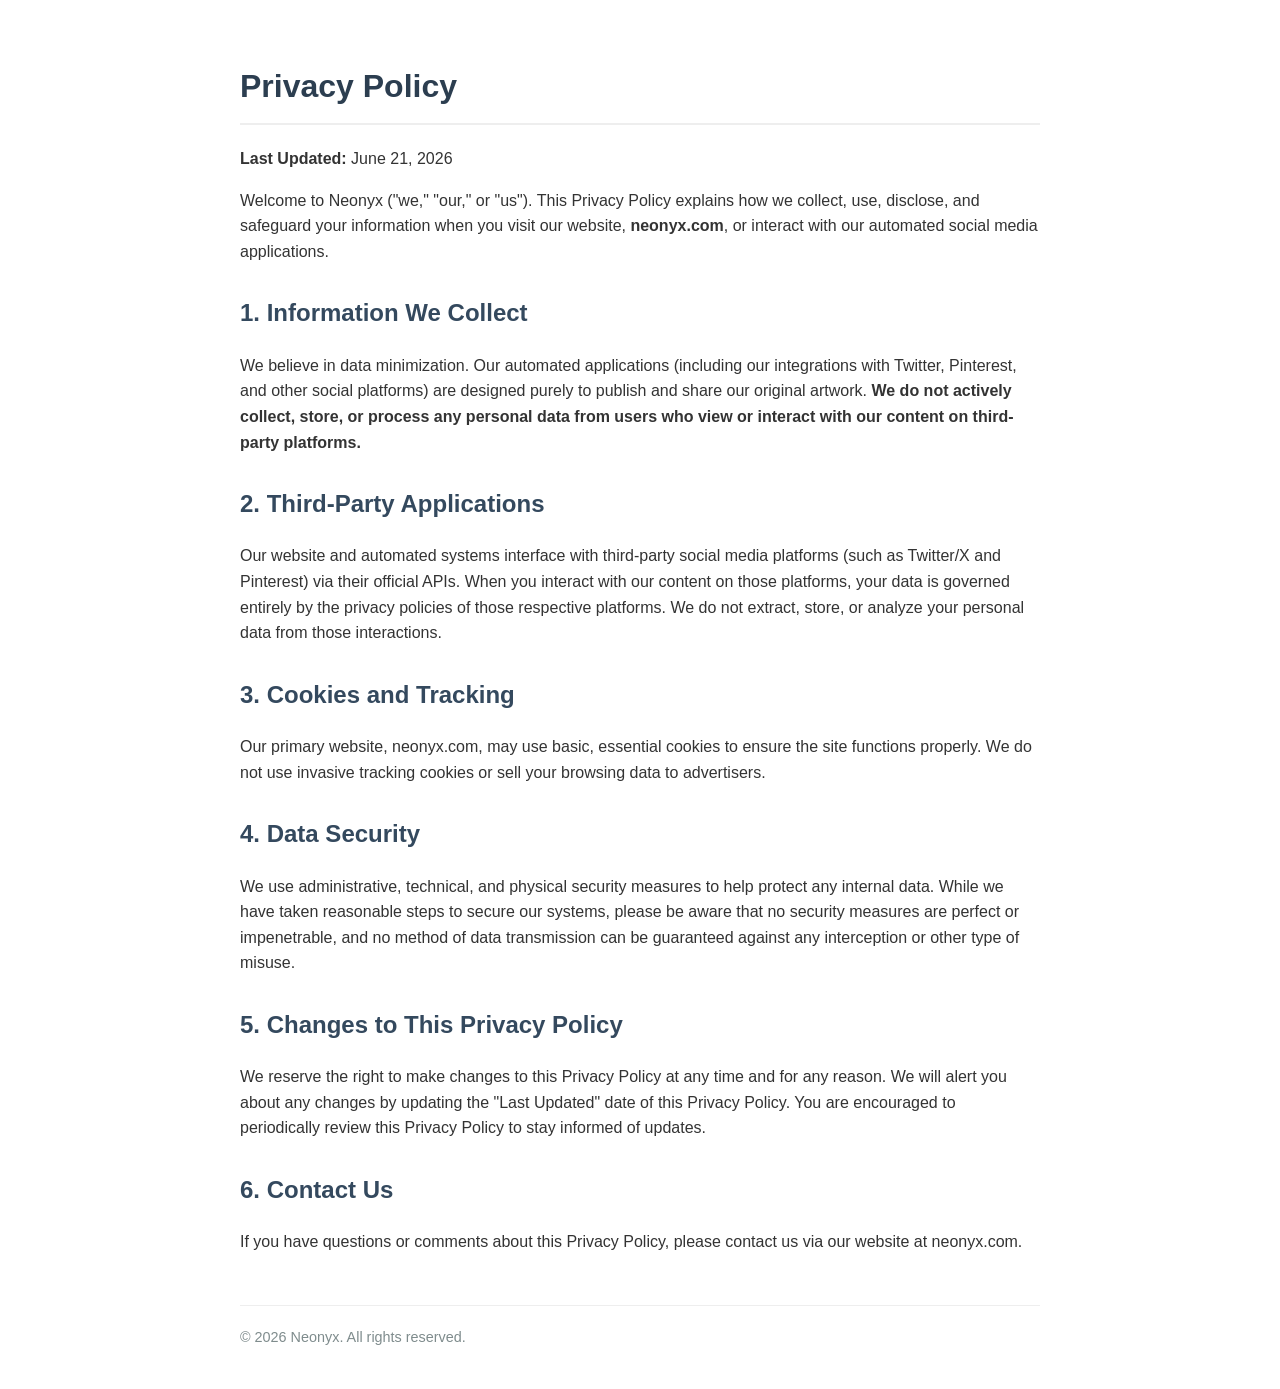
<file: privacy.html>
<!DOCTYPE html>
<html lang="en">
<head>
    <meta charset="UTF-8">
    <meta name="viewport" content="width=device-width, initial-scale=1.0">
    <title>Privacy Policy - Neonyx</title>
    <style>
        body {
            font-family: 'Helvetica Neue', Helvetica, Arial, sans-serif;
            line-height: 1.6;
            color: #333;
            max-width: 800px;
            margin: 0 auto;
            padding: 40px 20px;
        }
        h1 { color: #2c3e50; border-bottom: 2px solid #eee; padding-bottom: 10px; }
        h2 { color: #34495e; margin-top: 30px; }
        .footer { margin-top: 50px; font-size: 0.9em; color: #7f8c8d; border-top: 1px solid #eee; padding-top: 20px; }
    </style>
</head>
<body>

    <h1>Privacy Policy</h1>
    <p><strong>Last Updated:</strong> June 21, 2026</p>

    <p>Welcome to Neonyx ("we," "our," or "us"). This Privacy Policy explains how we collect, use, disclose, and safeguard your information when you visit our website, <strong>neonyx.com</strong>, or interact with our automated social media applications.</p>

    <h2>1. Information We Collect</h2>
    <p>We believe in data minimization. Our automated applications (including our integrations with Twitter, Pinterest, and other social platforms) are designed purely to publish and share our original artwork. <strong>We do not actively collect, store, or process any personal data from users who view or interact with our content on third-party platforms.</strong></p>

    <h2>2. Third-Party Applications</h2>
    <p>Our website and automated systems interface with third-party social media platforms (such as Twitter/X and Pinterest) via their official APIs. When you interact with our content on those platforms, your data is governed entirely by the privacy policies of those respective platforms. We do not extract, store, or analyze your personal data from those interactions.</p>

    <h2>3. Cookies and Tracking</h2>
    <p>Our primary website, neonyx.com, may use basic, essential cookies to ensure the site functions properly. We do not use invasive tracking cookies or sell your browsing data to advertisers.</p>

    <h2>4. Data Security</h2>
    <p>We use administrative, technical, and physical security measures to help protect any internal data. While we have taken reasonable steps to secure our systems, please be aware that no security measures are perfect or impenetrable, and no method of data transmission can be guaranteed against any interception or other type of misuse.</p>

    <h2>5. Changes to This Privacy Policy</h2>
    <p>We reserve the right to make changes to this Privacy Policy at any time and for any reason. We will alert you about any changes by updating the "Last Updated" date of this Privacy Policy. You are encouraged to periodically review this Privacy Policy to stay informed of updates.</p>

    <h2>6. Contact Us</h2>
    <p>If you have questions or comments about this Privacy Policy, please contact us via our website at neonyx.com.</p>

    <div class="footer">
        &copy; 2026 Neonyx. All rights reserved.
    </div>

</body>
</html>
</file>
